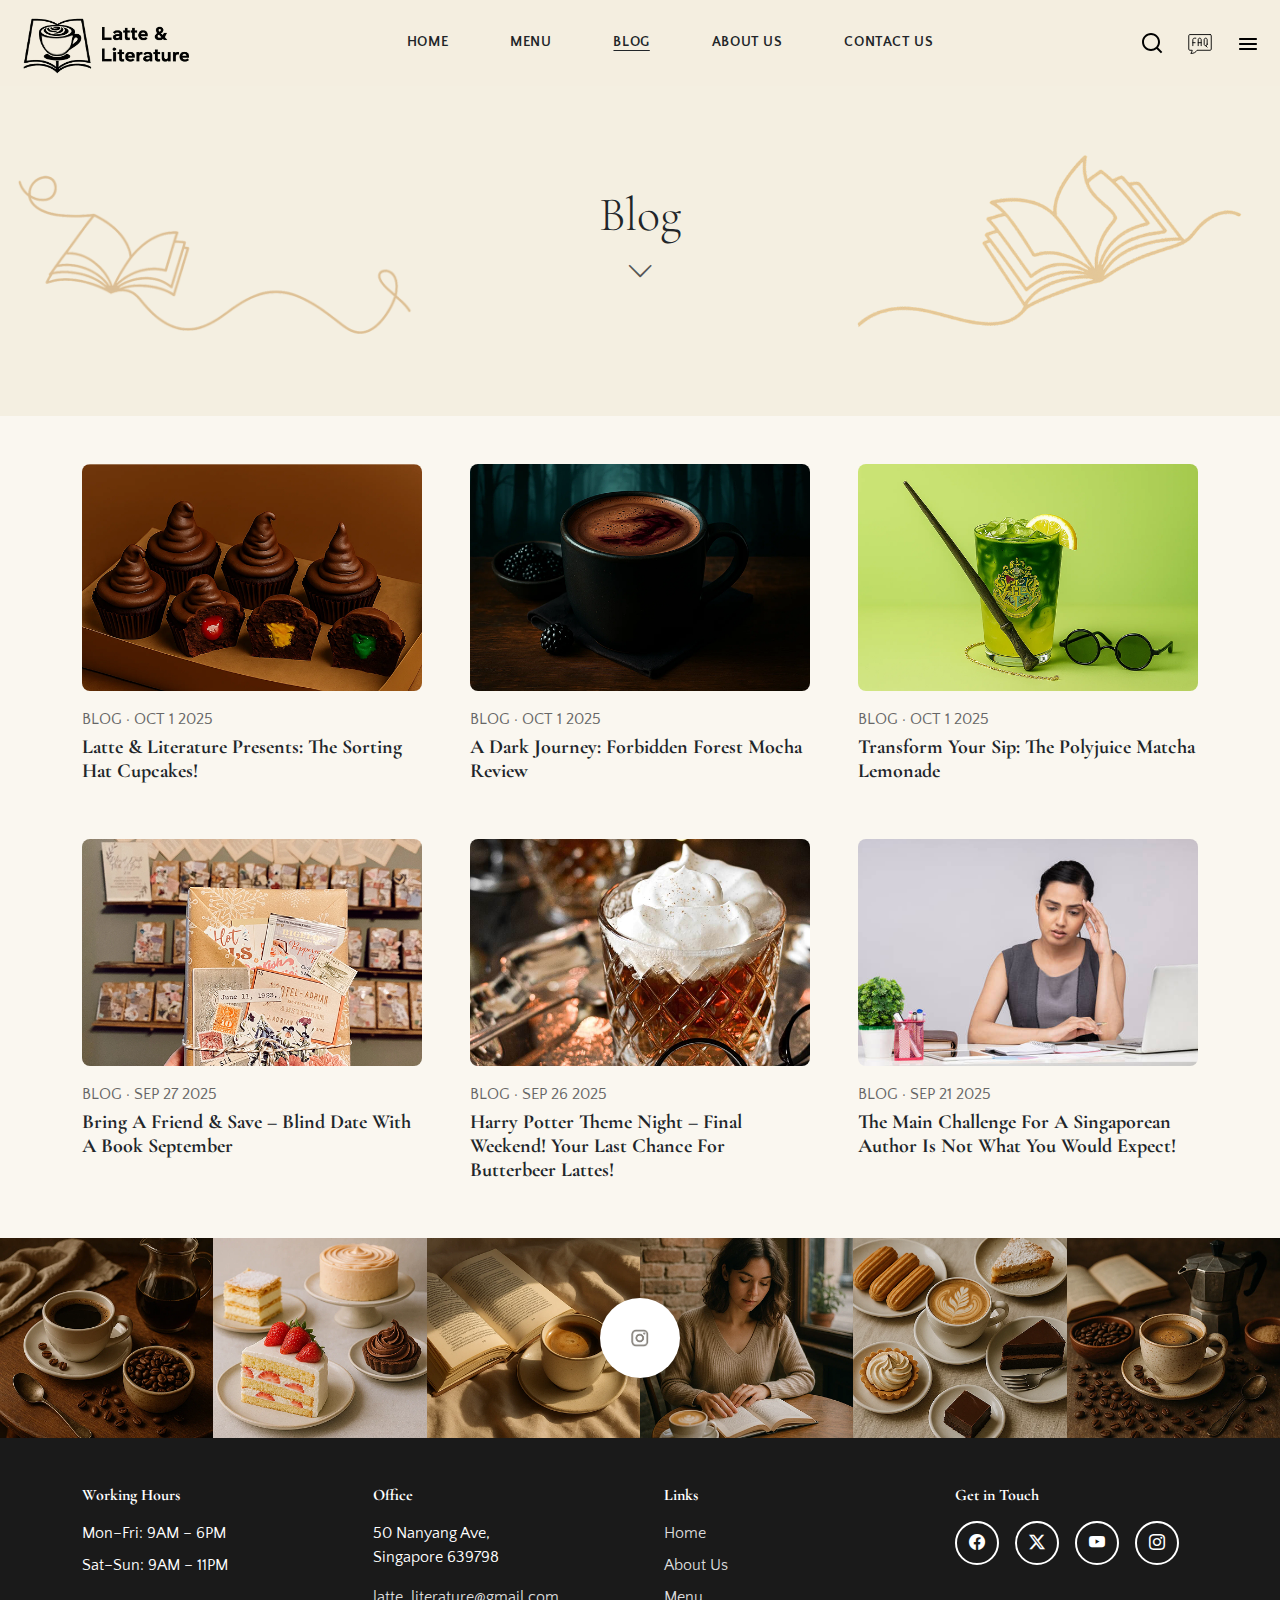
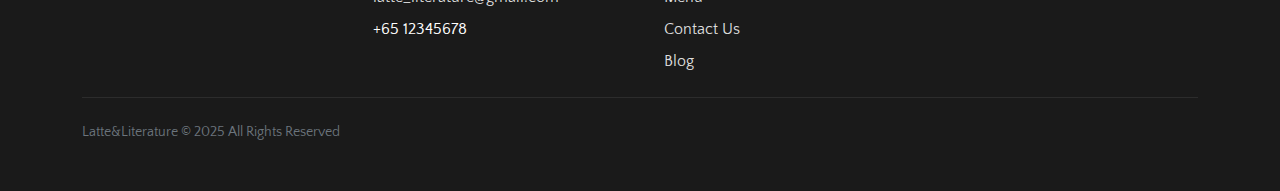
<file: blog.html>
<!DOCTYPE html>
<html lang="en">
<head>
  <meta charset="UTF-8" />
  <meta name="viewport" content="width=device-width, initial-scale=1.0" />
  <title>Latte & Literature — Blog</title>

  <!-- Favicon + Fonts -->
  <link rel="icon" type="image/x-icon" href="favicon.ico?v=2" />
  <link href="https://fonts.googleapis.com/css2?family=Quattrocento+Sans:wght@400;700&display=swap" rel="stylesheet" />
  <link href="https://fonts.googleapis.com/css2?family=Cormorant+Garamond:wght@400;500;600;700&display=swap" rel="stylesheet" />

  <!-- Bootstrap + Icons -->
  <link href="https://cdn.jsdelivr.net/npm/bootstrap@5.3.8/dist/css/bootstrap.min.css" rel="stylesheet" crossorigin="anonymous" />
  <link href="https://cdn.jsdelivr.net/npm/bootstrap-icons@1.11.3/font/bootstrap-icons.css" rel="stylesheet" />

  <!-- Shared + Page-specific styles -->
  <link rel="stylesheet" href="css/styles.css?v=7" />
  <link rel="stylesheet" href="css/blog.css?v=4" />
</head>

<body class="about-body">

  <!-- Navbar (solid on this page) -->
  
  <header class="p-2 fixed-top scrolled">
  <div class="container-fluid d-flex align-items-center justify-content-between">

    <!-- Logo (left) -->
    <a href="index.html" class="d-flex align-items-center text-decoration-none">
      <img src="images/logoAbout2.png" alt="Latte & Literature" width="180" height="70" />
    </a>

    <!-- Navigation (center) -->
    <nav class="main-nav mx-auto">
      <ul class="nav text-uppercase justify-content-center">
        <li><a href="index.html" class="nav-link px-3 text-dark">Home</a></li>
        <li><a href="menu.html" class="nav-link px-3 text-dark">Menu</a></li>
        <li><a href="blog.html" class="nav-link px-3 text-dark active">Blog</a></li>
        <li><a href="about.html" class="nav-link px-3 text-dark ">About Us</a></li>
        <li><a href="#" class="nav-link px-3 text-dark">Contact Us</a></li>
      </ul>
    </nav>

    <!-- Icons (right) -->
      <div class="d-flex gap-4 align-items-center">
        <!-- Search Dropdown -->
        <div class="dropdown">
          <a class="nav-link p-0" href="#" role="button" data-bs-toggle="dropdown" aria-expanded="false">
            <img src="images/blacksearch.svg" alt="Search" width="24" height="24" />
          </a>
          <div class="dropdown-menu dropdown-menu-end p-2" style="min-width: 250px;">
            <input type="text" class="form-control" placeholder="Type to search..." />
          </div>
        </div>
        <a href="about.html#faq"><img src="images/black_faq_icon.svg" alt="FAQ" width="24" height="24" /></a>
        <a href="#"><img src="images/blackmenu.svg" alt="Menu" width="24" height="24" /></a>
      </div>
    
  </div>
</header>

<!-- Hero -->
  <section class="about-hero beigecolor text-center position-relative">
    <div class="container">
      <h1 class="display-5 font-cormorant mb-2">Blog</h1>
      <i class="bi bi-chevron-down fs-3 text-muted"></i>
    </div>
    
    <!-- Decorative doodles -->
    <img src="images/aboutUsDoodle_1.png" alt="Book Doodle Left" class="hero-doodle-left">
    <img src="images/aboutUsDoodle_2.png" alt="Book Doodle Right" class="hero-doodle-right">
  </section>

 <!-- Blog Grid -->
  <section class="blog-list py-5" style="background:#FAF7F0;">
    <div class="container">
      <div class="row g-5">
        <!-- Card 1 -->
        <div class="col-12 col-md-6 col-lg-4">
          <article class="blog-card">
            <a href="blog1.html">
              <img src="images/bloga.png" class="img-fluid w-100 rounded-3" alt="The Sorting Hat Cupcakes" />
            </a>
            <p class="text-uppercase gray_color mt-3 mb-1">BLOG · Oct 1 2025</p>
            <h5 class="fw-bold font-cormorant">Latte & Literature Presents: The Sorting Hat Cupcakes!</h5>
          </article>
        </div>

        <!-- Card 2 -->
        <div class="col-12 col-md-6 col-lg-4">
          <article class="blog-card">
            <a href="#">
              <img src="images/blogb.png" class="img-fluid w-100 rounded-3" alt="Forbidden Forest Mocha Review" />
            </a>
            <p class="text-uppercase gray_color mt-3 mb-1">BLOG · Oct 1 2025</p>
            <h5 class="fw-bold font-cormorant">A Dark Journey: Forbidden Forest Mocha Review</h5>
          </article>
        </div>

        <!-- Card 3 -->
        <div class="col-12 col-md-6 col-lg-4">
          <article class="blog-card">
            <a href="#">
              <img src="images/blogc.png" class="img-fluid w-100 rounded-3" alt="Polyjuice Matcha Lemonade" />
            </a>
            <p class="text-uppercase gray_color mt-3 mb-1">BLOG · Oct 1 2025</p>
            <h5 class="fw-bold font-cormorant">Transform Your Sip: The Polyjuice Matcha Lemonade</h5>
          </article>
        </div>

        <!-- Card 4 -->
        <div class="col-12 col-md-6 col-lg-4">
          <article class="blog-card">
            <a href="#">
              <img src="images/blogd.png" class="img-fluid w-100 rounded-3" alt="Blind Date With A Book September" />
            </a>
            <p class="text-uppercase gray_color mt-3 mb-1">BLOG · Sep 27 2025</p>
            <h5 class="fw-bold font-cormorant">Bring A Friend &amp; Save – Blind Date With A Book September</h5>
          </article>
        </div>

        <!-- Card 5 -->
        <div class="col-12 col-md-6 col-lg-4">
          <article class="blog-card">
            <a href="#">
              <img src="images/bloge.png" class="img-fluid w-100 rounded-3" alt="Butterbeer Lattes Final Weekend" />
            </a>
            <p class="text-uppercase gray_color mt-3 mb-1">BLOG · Sep 26 2025</p>
            <h5 class="fw-bold font-cormorant">Harry Potter Theme Night – Final Weekend! Your Last Chance For Butterbeer Lattes!</h5>
          </article>
        </div>

        <!-- Card 6 -->
        <div class="col-12 col-md-6 col-lg-4">
          <article class="blog-card">
            <a href="#">
              <img src="images/blogf.png" class="img-fluid w-100 rounded-3" alt="Main Challenge For A Singaporean Author" />
            </a>
            <p class="text-uppercase gray_color mt-3 mb-1">BLOG · Sep 21 2025</p>
            <h5 class="fw-bold font-cormorant">The Main Challenge For A Singaporean Author Is Not What You Would Expect!</h5>
          </article>
        </div>
      </div>
    </div>
  </section>



  <!-- Instagram strip -->
  <section class="instagram-strip position-relative">
    <div class="d-flex">
      <img src="images/pic1.png" class="insta-img" alt="Pic 1" />
      <img src="images/pic2.png" class="insta-img" alt="Pic 2" />
      <img src="images/pic3.png" class="insta-img" alt="Pic 3" />
      <img src="images/pic4.png" class="insta-img" alt="Pic 4" />
      <img src="images/pic5.png" class="insta-img" alt="Pic 5" />
      <img src="images/pic6.png" class="insta-img" alt="Pic 6" />
    </div>
    <div class="insta-overlay">
      <a href="https://www.instagram.com/" target="_blank" rel="noopener">
        <img src="images/insta.png" alt="Instagram" class="insta-icon" />
      </a>
    </div>
  </section>

  <!-- Footer -->
  <section class="site-footer text-white py-5 mt-0">
    <div class="container">
      <div class="row g-5 align-items-start">

        <!-- Working Hours -->
        <div class="col-12 col-md-6 col-lg-3">
          <h6 class="footer-title mb-3">Working Hours</h6>
          <ul class="list-unstyled m-0 text-white">
            <li class="mb-2">Mon–Fri: 9AM – 6PM</li>
            <li>Sat–Sun: 9AM – 11PM</li>
          </ul>
        </div>

        <!-- Office -->
        <div class="col-12 col-md-6 col-lg-3">
          <h6 class="footer-title mb-3">Office</h6>
          <address class="text-white mb-3">
            50 Nanyang Ave,<br />Singapore 639798
          </address>
          <p class="mb-2">
            <a class="footer-link" href="mailto:latte_literature@gmail.com">
              latte_literature@gmail.com
            </a>
          </p>
          <p class="mb-0 text-white">+65 12345678</p>
        </div>

        <!-- Links -->
        <div class="col-12 col-md-6 col-lg-3">
          <h6 class="footer-title mb-3">Links</h6>
          <ul class="list-unstyled m-0">
            <li class="mb-2"><a class="footer-link" href="index.html">Home</a></li>
            <li class="mb-2"><a class="footer-link" href="about.html">About Us</a></li>
            <li class="mb-2"><a class="footer-link" href="menu.html">Menu</a></li>
            <li class="mb-2"><a class="footer-link" href="#">Contact Us</a></li>
            <li><a class="footer-link" href="blog.html">Blog</a></li>
          </ul>
        </div>

        <!-- Get in Touch -->
        <div class="col-12 col-md-6 col-lg-3">
          <h6 class="footer-title mb-3">Get in Touch</h6>
          <div class="social-icons d-flex gap-3">
            <a class="icon-btn" href="https://www.facebook.com/" target="_blank" aria-label="Facebook">
              <i class="bi bi-facebook"></i>
            </a>
            <a class="icon-btn" href="https://x.com/?lang=en" target="_blank" aria-label="X">
              <i class="bi bi-twitter-x"></i>
            </a>
            <a class="icon-btn" href="https://www.youtube.com/" target="_blank" aria-label="YouTube">
              <i class="bi bi-youtube"></i>
            </a>
            <a class="icon-btn" href="https://www.instagram.com/" target="_blank" aria-label="Instagram">
              <i class="bi bi-instagram"></i>
            </a>
          </div>
        </div>

      </div>

      <!-- Divider -->
      <div class="footer-divider my-4"></div>

      <!-- Bottom line -->
      <div class="small text-secondary">
        Latte&ampLiterature © 2025 All Rights Reserved
      </div>
    </div>
  </section>

  

  <script src="https://cdn.jsdelivr.net/npm/bootstrap@5.3.3/dist/js/bootstrap.bundle.min.js"></script>

</body>
</html>
</file>
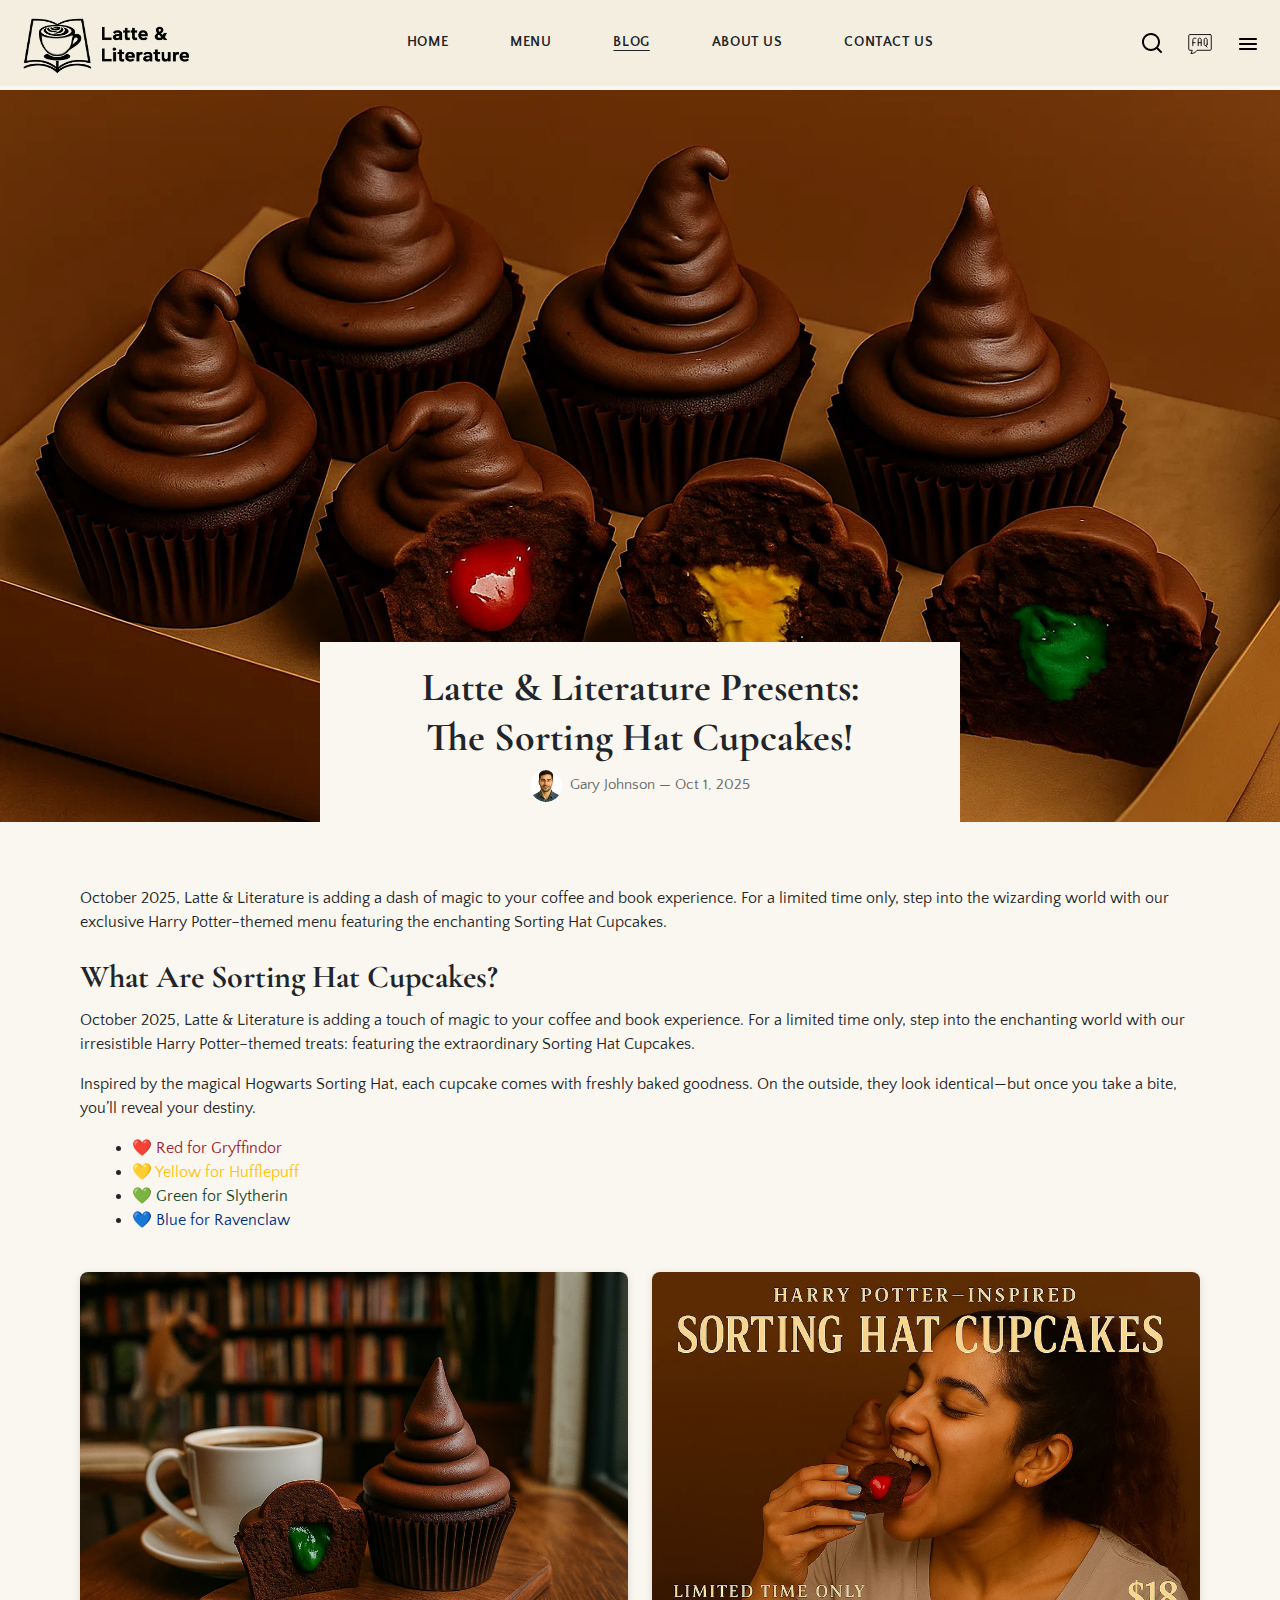
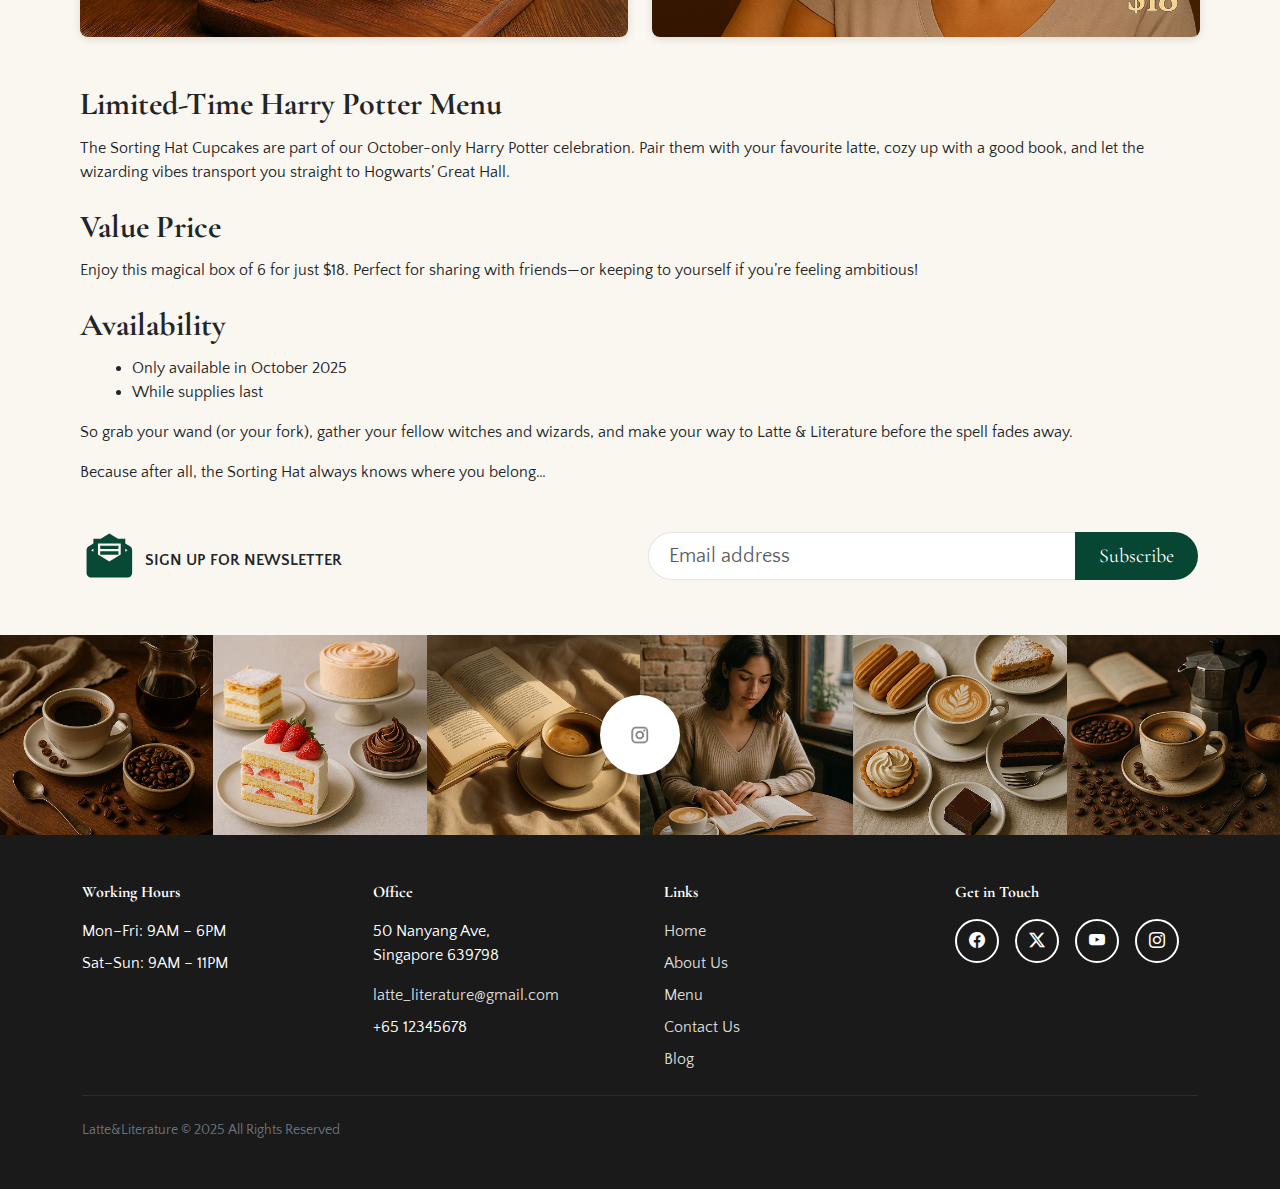
<file: blog1.html>
<!DOCTYPE html>
<html lang="en">
<head>
  <meta charset="UTF-8" />
  <meta name="viewport" content="width=device-width, initial-scale=1.0" />
  <title>Latte & Literature — Blog 1</title>

  <!-- Favicon + Fonts -->
  <link rel="icon" type="image/x-icon" href="favicon.ico?v=2" />
  <link href="https://fonts.googleapis.com/css2?family=Quattrocento+Sans:wght@400;700&display=swap" rel="stylesheet" />
  <link href="https://fonts.googleapis.com/css2?family=Cormorant+Garamond:wght@400;500;600;700&display=swap" rel="stylesheet" />

  <!-- Bootstrap + Icons -->
  <link href="https://cdn.jsdelivr.net/npm/bootstrap@5.3.8/dist/css/bootstrap.min.css" rel="stylesheet" crossorigin="anonymous" />
  <link href="https://cdn.jsdelivr.net/npm/bootstrap-icons@1.11.3/font/bootstrap-icons.css" rel="stylesheet" />

  <!-- Custom Styles -->
  <link rel="stylesheet" href="css/styles.css?v=8 " />
  <link rel="stylesheet" href="css/blog1.css?v=5" />
</head>

<body>
  <!-- Navbar -->
  <header class="p-2 fixed-top scrolled" >
    <div class="container-fluid d-flex align-items-center justify-content-between">

      <!-- Logo (left) -->
      <a href="index.html" class="d-flex align-items-center text-decoration-none">
        <img src="images/logoAbout2.png" alt="Latte & Literature" width="180" height="70" />
      </a>

      <!-- Navigation (center) -->
      <nav class="main-nav mx-auto">
        <ul class="nav text-uppercase justify-content-center">
          <li><a href="index.html" class="nav-link px-3 text-dark">Home</a></li>
          <li><a href="menu.html" class="nav-link px-3 text-dark">Menu</a></li>
          <li><a href="blog.html" class="nav-link px-3 text-dark active">Blog</a></li>
          <li><a href="about.html" class="nav-link px-3 text-dark">About Us</a></li>
          <li><a href="#" class="nav-link px-3 text-dark">Contact Us</a></li>
        </ul>
      </nav>

      <!-- Icons (right) -->
      <div class="d-flex gap-4 align-items-center">
        <!-- Search Dropdown -->
        <div class="dropdown">
          <a class="nav-link p-0" href="#" role="button" data-bs-toggle="dropdown" aria-expanded="false">
            <img src="images/blacksearch.svg" alt="Search" width="24" height="24" />
          </a>
          <div class="dropdown-menu dropdown-menu-end p-2" style="min-width: 250px;">
            <input type="text" class="form-control" placeholder="Type to search..." />
          </div>
        </div>
        <a href="about.html#faq"><img src="images/black_faq_icon.svg" alt="FAQ" width="24" height="24" /></a>
        <a href="#"><img src="images/blackmenu.svg" alt="Menu" width="24" height="24" /></a>
      </div>

    </div>
  </header>

  <!-- Banner with image tag + overlayed title/meta -->
  <section class="blog-banner">
    <img src="images/blogbanner.png" alt="Sorting Hat Cupcakes banner" class="banner-img" />
    <div class="blog-overlay-text">
      <h1>
        Latte & Literature Presents:<br />
        The Sorting Hat Cupcakes!
      </h1>
      <div class="blog-meta d-flex align-items-center justify-content-center gap-2">
        <img src="images/gary.png" alt="Gary Johnson" class="author-photo" />
        <span>Gary Johnson — Oct 1, 2025</span>
      </div>
    </div>
  </section>

  <!-- Blog text -->
  <main class="blog-body">
    <p>
      October 2025, Latte & Literature is adding a dash of magic to your coffee and book experience.
      For a limited time only, step into the wizarding world with our exclusive Harry Potter–themed
      menu featuring the enchanting Sorting Hat Cupcakes.
    </p>

    <h2>What Are Sorting Hat Cupcakes?</h2>
    <p>
      October 2025, Latte & Literature is adding a touch of magic to your coffee and book
      experience. For a limited time only, step into the enchanting world with our irresistible
      Harry Potter–themed treats: featuring the extraordinary Sorting Hat Cupcakes.
    </p>

    <p>
      Inspired by the magical Hogwarts Sorting Hat, each cupcake comes with freshly baked goodness.
      On the outside, they look identical—but once you take a bite, you’ll reveal your destiny.
    </p>

    <ul>
      <li><span style="color:#9d2235;">❤️ Red for Gryffindor</span></li>
      <li><span style="color:#ffc20e;">💛 Yellow for Hufflepuff</span></li>
      <li><span style="color:#1a472a;">💚 Green for Slytherin</span></li>
      <li><span style="color:#003087;">💙 Blue for Ravenclaw</span></li>
    </ul><br>

    <!-- Two images side-by-side -->
    <div class="row g-4">
      <div class="col-md-6">
        <img src="images/blog1.png" alt="Sorting Hat Cupcakes promo" class="img-fluid blog-img" />
      </div>
      <div class="col-md-6">
        <img src="images/blog2.png" alt="Cupcake and coffee" class="img-fluid blog-img" />
      </div>
    </div><br>

    <h2>Limited-Time Harry Potter Menu</h2>
    <p>
      The Sorting Hat Cupcakes are part of our October-only Harry Potter celebration. Pair them with
      your favourite latte, cozy up with a good book, and let the wizarding vibes transport you straight
      to Hogwarts’ Great Hall.
    </p>

    <h2>Value Price</h2>
    <p>
      Enjoy this magical box of 6 for just $18. Perfect for sharing with friends—or keeping to yourself
      if you’re feeling ambitious!
    </p>

    <h2>Availability</h2>
    <ul>
      <li>Only available in October 2025</li>
      <li>While supplies last</li>
    </ul>

    <p>
      So grab your wand (or your fork), gather your fellow witches and wizards, and make your way to Latte
      & Literature before the spell fades away.
    </p>

    <p>Because after all, the Sorting Hat always knows where you belong…</p>
  </main>

  <!-- Newsletter -->
  <div class="container pb-5">
    <div class="d-flex align-items-start gap-3 mt-5">
      <!-- Icon + text -->
      <div class="d-flex align-items-center gap-2">
        <img src="images/email.svg" width="55" height="55" alt="Email icon" />
        <span class="fw-semibold text-uppercase">Sign up for newsletter</span>
      </div>

      <!-- Form -->
      <form id="contact-form" class="newsletter-form flex-grow-1 ms-auto" onsubmit="return false">
        <div class="input-group input-group-lg">
          <input
            type="email"
            class="form-control rounded-start-pill"
            placeholder="Email address"
            aria-label="Email address"
            required
          />
          <button class="btn btn-green rounded-end-pill font-cormorant px-4" type="submit">Subscribe</button>
        </div>
      </form>
    </div>
  </div>

  <!-- Instagram strip -->
  <section class="instagram-strip position-relative">
    <div class="d-flex">
      <img src="images/pic1.png" class="insta-img" alt="Pic 1" />
      <img src="images/pic2.png" class="insta-img" alt="Pic 2" />
      <img src="images/pic3.png" class="insta-img" alt="Pic 3" />
      <img src="images/pic4.png" class="insta-img" alt="Pic 4" />
      <img src="images/pic5.png" class="insta-img" alt="Pic 5" />
      <img src="images/pic6.png" class="insta-img" alt="Pic 6" />
    </div>
    <div class="insta-overlay">
      <a href="https://www.instagram.com/" target="_blank" rel="noopener">
        <img src="images/insta.png" alt="Instagram" class="insta-icon" />
      </a>
    </div>
  </section>

  <!-- Footer -->
  <section class="site-footer text-white py-5 mt-0">
    <div class="container">
      <div class="row g-5 align-items-start">

        <!-- Working Hours -->
        <div class="col-12 col-md-6 col-lg-3">
          <h6 class="footer-title mb-3">Working Hours</h6>
          <ul class="list-unstyled m-0 text-white">
            <li class="mb-2">Mon–Fri: 9AM – 6PM</li>
            <li>Sat–Sun: 9AM – 11PM</li>
          </ul>
        </div>

        <!-- Office -->
        <div class="col-12 col-md-6 col-lg-3">
          <h6 class="footer-title mb-3">Office</h6>
          <address class="text-white mb-3">
            50 Nanyang Ave,<br />Singapore 639798
          </address>
          <p class="mb-2">
            <a class="footer-link" href="mailto:latte_literature@gmail.com">
              latte_literature@gmail.com
            </a>
          </p>
          <p class="mb-0 text-white">+65 12345678</p>
        </div>

        <!-- Links -->
        <div class="col-12 col-md-6 col-lg-3">
          <h6 class="footer-title mb-3">Links</h6>
          <ul class="list-unstyled m-0">
            <li class="mb-2"><a class="footer-link" href="index.html">Home</a></li>
            <li class="mb-2"><a class="footer-link" href="about.html">About Us</a></li>
            <li class="mb-2"><a class="footer-link" href="menu.html">Menu</a></li>
            <li class="mb-2"><a class="footer-link" href="#">Contact Us</a></li>
            <li><a class="footer-link" href="blog.html">Blog</a></li>
          </ul>
        </div>

        <!-- Get in Touch -->
        <div class="col-12 col-md-6 col-lg-3">
          <h6 class="footer-title mb-3">Get in Touch</h6>
          <div class="social-icons d-flex gap-3">
            <a class="icon-btn" href="https://www.facebook.com/" target="_blank" aria-label="Facebook">
              <i class="bi bi-facebook"></i>
            </a>
            <a class="icon-btn" href="https://x.com/?lang=en" target="_blank" aria-label="X">
              <i class="bi bi-twitter-x"></i>
            </a>
            <a class="icon-btn" href="https://www.youtube.com/" target="_blank" aria-label="YouTube">
              <i class="bi bi-youtube"></i>
            </a>
            <a class="icon-btn" href="https://www.instagram.com/" target="_blank" aria-label="Instagram">
              <i class="bi bi-instagram"></i>
            </a>
          </div>
        </div>

      </div>

      <!-- Divider -->
      <div class="footer-divider my-4"></div>

      <!-- Bottom line -->
      <div class="small text-secondary">
        Latte&ampLiterature © 2025 All Rights Reserved
      </div>
    </div>
  </section>

  <!-- Bootstrap JS -->
  <script src="https://cdn.jsdelivr.net/npm/bootstrap@5.3.3/dist/js/bootstrap.bundle.min.js"></script>
</body>
</html>
</file>
<file: css/styles.css>
body {
  font-family: 'Quattrocento Sans', sans-serif;
  font-weight: 400; /* default weight */
  background: #FAF7F0;
  color: rgb(33, 37, 41) !important;
}


.font-cormorant {
  font-family: 'Cormorant Garamond', serif;
}

.beigecolor{
  background-color: #F4EFE1;
}
.gray_color{
  color: rgb(102,102,102);
}

/* Buttons */
.btn-green {
  background-color: #074633 !important;
  border-color: #074633 !important;
  color: #fff !important;
}
.btn-green:hover {
  background-color: #063626 !important;
  border-color: #063626 !important;
}

/*scrolling effect*/

/* Seamless marquee */
.marquee-strip { background: #FAF7F0; }  

.marquee {
  --gap: 1.2rem;      /* space between phrases */
  --speed: 160s;       /* lower = faster */
  display: flex;      /* lays the two tracks side-by-side */
  overflow: hidden;
  width: 100%;
  line-height: 1;
}

.marquee__content {
  flex: 0 0 auto;                 /* don’t shrink */
  display: inline-flex;           /* keep items on one line */
  gap: var(--gap);
  white-space: nowrap;
  will-change: transform;
  animation: marquee-slide var(--speed) linear infinite;
}

.marquee__content span {
  font-family: 'Cormorant Garamond', serif;
  font-size: clamp(250px, 4vw, 400px);
  font-weight: 500;
  color: #8B3A2D;
}

.marquee:hover .marquee__content { animation-play-state: paused; }

@keyframes marquee-slide {
  from { transform: translateX(0); }
  to   { transform: translateX(calc(-100% - var(--gap))); }
}

/* Respect reduced motion */
@media (prefers-reduced-motion: reduce) {
  .marquee__content { animation: none; }
}

/* Newsletter form styles */
.newsletter-form {
  max-width: 550px;
}


.newsletter-form .form-control {
  background: #fff;
  border: 1px solid rgba(0,0,0,.1);
  padding-inline: 1.25rem;
  color: rgb(102, 102, 102);
}
.newsletter-form .btn {
  border: none;
}


/* ===========================
   INSTAGRAM STRIP
   =========================== */
.instagram-strip {
  width: 100%;
  overflow: hidden;
}
.instagram-strip .d-flex {
  display: flex;
  width: 100%;
}
.instagram-strip .insta-img {
  flex: 1;
  object-fit: cover;
  width: 100%;
  height: 200px;
}
.insta-overlay {
  position: absolute;
  top: 50%; left: 50%;
  transform: translate(-50%, -50%);
  background: white;
  border-radius: 50%;
  padding: 20px;
  box-shadow: 0 4px 12px rgba(0,0,0,0.2);
}
.insta-icon {
  width: 40px;
  height: 40px;
}


/* ===========================
   FOOTER
   =========================== */
.site-footer {
  background: #1a1a1a;
  color: #fff;
}
.footer-title {
  font-family: 'Cormorant Garamond', serif;
  font-weight: 700;
}
.footer-link {
  color: #ddd;
  text-decoration: none;
}
.footer-link:hover {
  color: #fff;
  text-decoration: underline;
}
.footer-divider {
  height: 1px;
  background: linear-gradient(to right, rgba(255,255,255,.08), rgba(255,255,255,.08));
}
.social-icons .icon-btn {
  width: 44px;
  height: 44px;
  border: 2px solid #fff;
  border-radius: 50%;
  display: inline-flex;
  align-items: center;
  justify-content: center;
  color: #fff;
  transition: background .2s ease, color .2s ease, transform .2s ease;
}
.social-icons .icon-btn:hover {
  background: #fff;
  color: #1a1a1a;
  transform: translateY(-2px);
}
</file>
<file: css/blog.css>
header,
header.scrolled {
  background-color: #F4EEE0;                  /* navbar beige background */
  border-bottom: none !important;
  box-shadow: none !important;
}

.main-nav ul.nav {
  gap: 30px;                                   /* spacing between nav links */
}

header .nav-link,
.main-nav .nav-link {
  font-family: 'Quattrocento Sans', sans-serif;
  font-size: 0.9rem;
  font-weight: 600;
  letter-spacing: 0.04em;
  color: #1a1a1a;
}

header .nav-link.active,
.main-nav .nav-link.active {
  text-decoration: underline;
  text-underline-offset: 4px;
}

header .nav-link:hover,
.main-nav .nav-link:hover {
  color: #5c3d2e;
}

.about-hero {
  background-color: #F4EFE1;
  padding: 0;
  text-align: center;
  margin-top: 0;                            
  position: relative;
  min-height: 350px;
  display: flex;
  align-items: center;
  justify-content: center;
}

/* Hero section decorative doodles */
.hero-doodle-left {
  position: absolute;
  bottom: 0px;
  left: 0px;
  width: 500px !important;
  height: auto;
  opacity: 0.8;
  pointer-events: none;
  z-index: 1;
}

.hero-doodle-right {
  position: absolute;
  bottom: -80px;
  right: 0px;
  width: 500px !important;
  height: auto;
  opacity: 0.8;
  pointer-events: none;
  z-index: 1;
}

body{
    font-family: "Quattrocento Sans", sans-serif;
    padding-top: 66px;
    background-color: #F4EEE0;
}

/* Blog list card date line */
.blog-list p.text-uppercase.small {
  color: rgb(102, 102, 102) !important;
}
</file>
<file: css/blog1.css>
header,
header.scrolled {
  background-color: #F4EEE0;                  /* navbar beige background */
  border-bottom: none !important;
  box-shadow: none !important;
}

.main-nav ul.nav {
  gap: 30px;                                   /* spacing between nav links */
}

header .nav-link,
.main-nav .nav-link {
  font-family: 'Quattrocento Sans', sans-serif;
  font-size: 0.9rem;
  font-weight: 600;
  letter-spacing: 0.04em;
  color: rgb(33, 37, 41);
}

header .nav-link.active,
.main-nav .nav-link.active {
  text-decoration: underline;
  text-underline-offset: 4px;
}

header .nav-link:hover,
.main-nav .nav-link:hover {
  color: #5c3d2e;
}

body {
  font-family: "Quattrocento Sans", sans-serif;
  background: #FAF7F0;
  padding-top: 90px; /*move image below nav bar*/
}


/* ===== Banner with image tag ===== */
.blog-banner {
  position: relative;
  width: 100%;
  height: 100%;   /* fixed banner height */
  overflow: hidden;
}

.banner-img {
  width: 100%;
  height: 100%;
  object-fit: cover;  /* crop nicely */
  display: block;
}

.blog-body p:first-of-type {
  margin-top: 4rem;   /* adds space below the banner */
}


/* Overlayed title + meta */
.blog-overlay-text {
  position: absolute;
  left: 50%;
  bottom: 0px;              /* stick to bottom, add spacing */
  transform: translateX(-50%); /* only center horizontally */
  background: #FAF7F0; 
  padding: 1.25rem 1.75rem;
  width: 50%; 
  max-width: 1000px;
  text-align: center;
}


.blog-overlay-text h1 {
  font-family: "Cormorant Garamond", serif;
  font-weight: 700;
  margin: 0 0 0.5rem;
  color: rgb(33, 37, 41);
  line-height: 1.25;
}

.blog-meta {
  font-size: 0.95rem;
  color: #666666;
  margin: 0;
}

/* ===== Blog body =====*/
.blog-body {
  max-width: 100%;   
  padding: 0 5rem;    
}

.author-photo {
  width: 32px;   /* adjust size */
  height: 32px;
  border-radius: 50%; /* makes it circular */
  object-fit: cover;
}


.blog-body h2{
  font-family: "Cormorant Garamond", serif;
  font-weight: 700;
  margin-top: 1.5rem;
  margin-bottom: 0.75rem;
}

.blog-body ul {
  margin-left:1.25rem;
}

/* Images in body */
.blog-img {
  border-radius: 8px;
  box-shadow: 0 2px 8px rgba(0,0,0,0.12);
}
</file>
